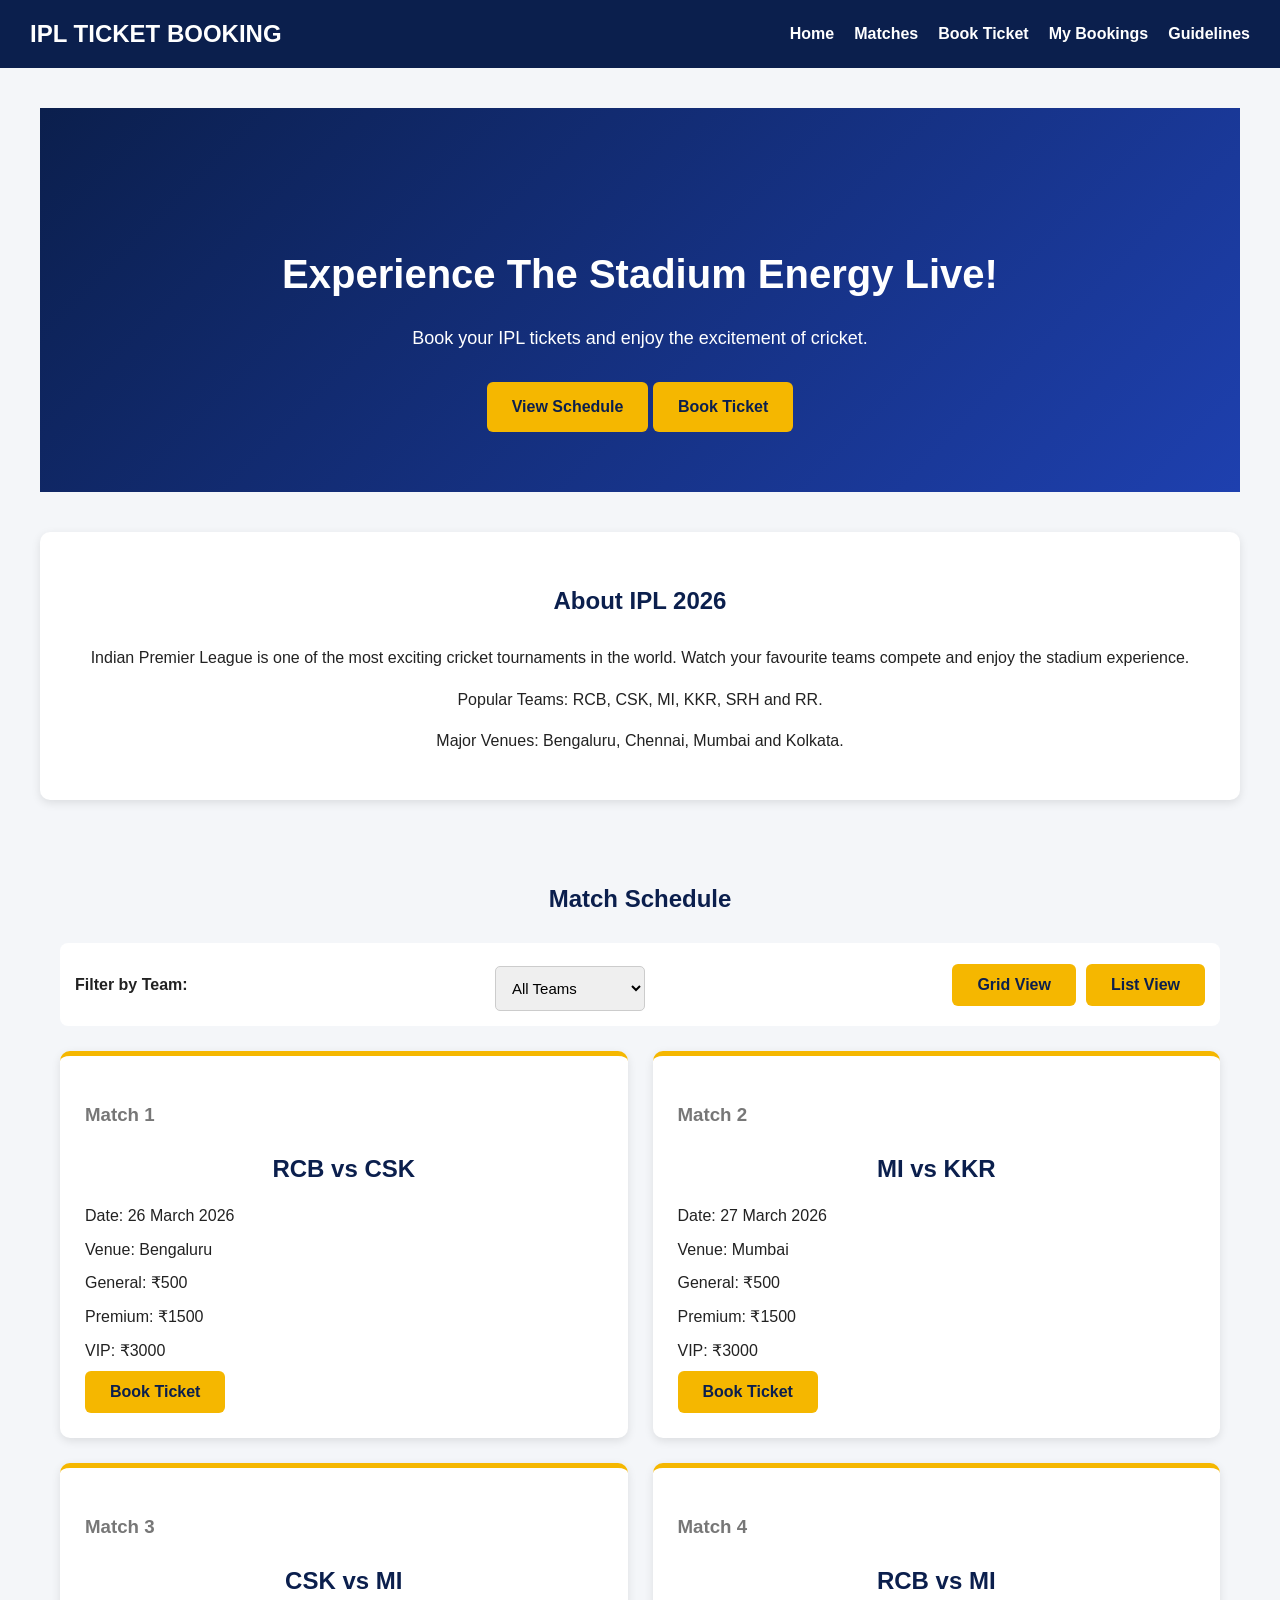
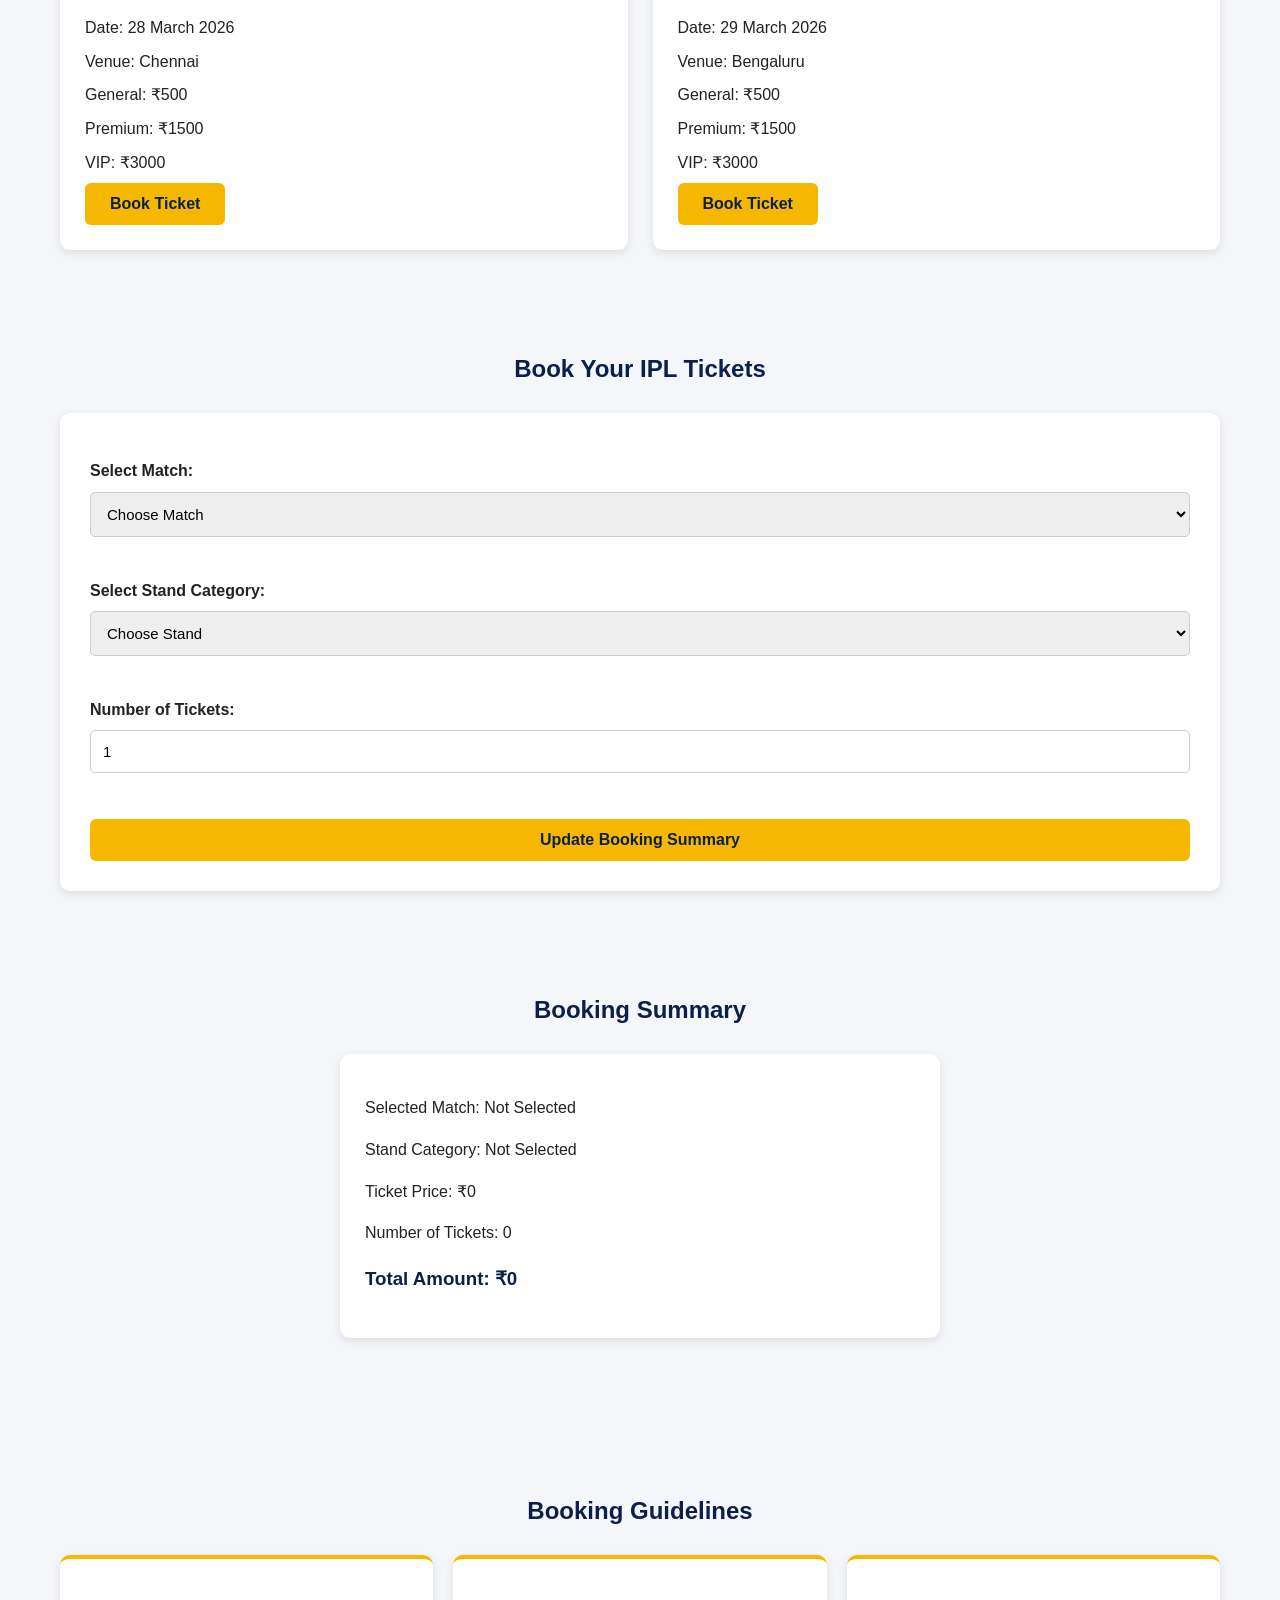
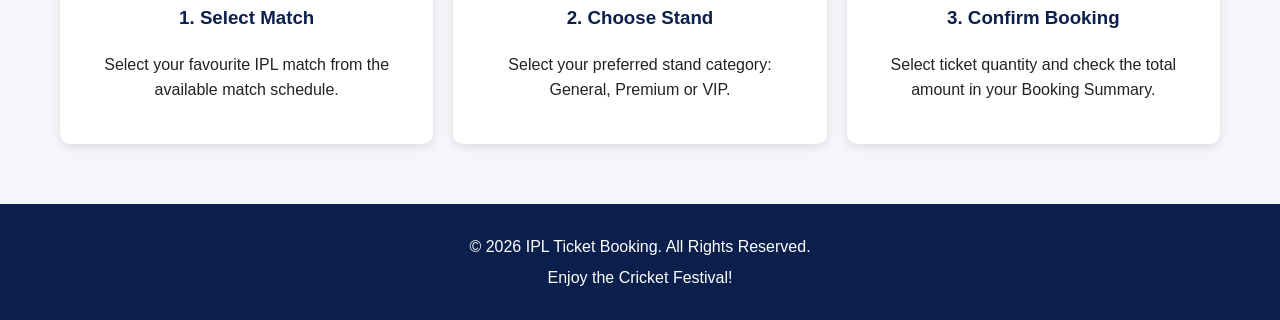
<file: index.html>
<!DOCTYPE html>
<html lang="en">
<head>
    <meta charset="UTF-8">
    <meta name="viewport" content="width=device-width, initial-scale=1.0">
    <title>IPL Ticket Booking</title>
    <link rel="stylesheet" href="styles.css">
</head>
<body>

    <!-- Navigation Bar -->
    <nav class="navbar">

        <h2 class="logo">IPL TICKET BOOKING</h2>

        <button class="menu-toggle" id="menuToggle"
                aria-label="Toggle navigation"
                aria-expanded="false">
            ☰
        </button>

        <ul id="navLinks">
            <li><a href="#home">Home</a></li>
            <li><a href="#matches">Matches</a></li>
            <li><a href="#booking">Book Ticket</a></li>
            <li><a href="#summary">My Bookings</a></li>
            <li><a href="#guidelines">Guidelines</a></li>
        </ul>

    </nav>

    <!-- Home Section -->
    <section id="home" class="hero">

        <h1>Experience The Stadium Energy Live!</h1>

        <p>
            Book your IPL tickets and enjoy the excitement of cricket.
        </p>

        <a href="#matches" class="btn">View Schedule</a>
        <a href="#booking" class="btn">Book Ticket</a>

    </section>

    <!-- About IPL -->
    <section class="about">

        <h2>About IPL 2026</h2>

        <p>
            Indian Premier League is one of the most exciting cricket
            tournaments in the world. Watch your favourite teams
            compete and enjoy the stadium experience.
        </p>

        <p>
            Popular Teams: RCB, CSK, MI, KKR, SRH and RR.
        </p>

        <p>
            Major Venues: Bengaluru, Chennai, Mumbai and Kolkata.
        </p>

    </section>

    <!-- Match Schedule -->
    <section id="matches">

        <h2>Match Schedule</h2>

        <!-- Team Filter -->
        <div class="match-controls">

            <label for="teamFilter">Filter by Team:</label>

            <select id="teamFilter">
                <option value="all">All Teams</option>
                <option value="RCB">RCB</option>
                <option value="CSK">CSK</option>
                <option value="MI">MI</option>
                <option value="KKR">KKR</option>
            </select>

            <!-- Grid and List View Buttons -->
            <div class="view-buttons">

                <button type="button" id="gridViewBtn">
                    Grid View
                </button>

                <button type="button" id="listViewBtn">
                    List View
                </button>

            </div>

        </div>

        <!-- Match Cards Container -->
        <div class="match-grid" id="matchContainer">

            <!-- Match 1 -->
            <div class="match-card" data-team="RCB CSK">

                <h3>Match 1</h3>

                <h2>RCB vs CSK</h2>

                <p>Date: 26 March 2026</p>
                <p>Venue: Bengaluru</p>

                <p>General: ₹500</p>
                <p>Premium: ₹1500</p>
                <p>VIP: ₹3000</p>

                <button type="button"
                    onclick="selectMatch('RCB vs CSK')">
                    Book Ticket
                </button>

            </div>

            <!-- Match 2 -->
            <div class="match-card" data-team="MI KKR">

                <h3>Match 2</h3>

                <h2>MI vs KKR</h2>

                <p>Date: 27 March 2026</p>
                <p>Venue: Mumbai</p>

                <p>General: ₹500</p>
                <p>Premium: ₹1500</p>
                <p>VIP: ₹3000</p>

                <button type="button"
                    onclick="selectMatch('MI vs KKR')">
                    Book Ticket
                </button>

            </div>

            <!-- Match 3 -->
            <div class="match-card" data-team="CSK MI">

                <h3>Match 3</h3>

                <h2>CSK vs MI</h2>

                <p>Date: 28 March 2026</p>
                <p>Venue: Chennai</p>

                <p>General: ₹500</p>
                <p>Premium: ₹1500</p>
                <p>VIP: ₹3000</p>

                <button type="button"
                    onclick="selectMatch('CSK vs MI')">
                    Book Ticket
                </button>

            </div>

            <!-- Match 4 -->
            <div class="match-card" data-team="RCB MI">

                <h3>Match 4</h3>

                <h2>RCB vs MI</h2>

                <p>Date: 29 March 2026</p>
                <p>Venue: Bengaluru</p>

                <p>General: ₹500</p>
                <p>Premium: ₹1500</p>
                <p>VIP: ₹3000</p>

                <button type="button"
                    onclick="selectMatch('RCB vs MI')">
                    Book Ticket
                </button>

            </div>

        </div>

        <p id="noMatches" hidden>
            No matches found for this team.
        </p>

    </section>

    <!-- Booking Form -->
    <section id="booking">

        <h2>Book Your IPL Tickets</h2>

        <form id="bookingForm">

            <label for="match">Select Match:</label>

            <select id="match" required>
                <option value="">Choose Match</option>
                <option value="RCB vs CSK">RCB vs CSK</option>
                <option value="MI vs KKR">MI vs KKR</option>
                <option value="CSK vs MI">CSK vs MI</option>
                <option value="RCB vs MI">RCB vs MI</option>
            </select>

            <br><br>

            <label for="stand">Select Stand Category:</label>

            <select id="stand" required>
                <option value="">Choose Stand</option>
                <option value="General">General</option>
                <option value="Premium">Premium</option>
                <option value="VIP">VIP</option>
            </select>

            <br><br>

            <label for="quantity">Number of Tickets:</label>

            <input type="number" id="quantity"
                   min="1" max="10" value="1" required>

            <br><br>

            <button type="button" onclick="updateSummary()">
                Update Booking Summary
            </button>

        </form>

    </section>

    <!-- Booking Summary -->
    <section id="summary">

        <h2>Booking Summary</h2>

        <div class="booking-summary">

            <p>
                Selected Match:
                <span id="summaryMatch">Not Selected</span>
            </p>

            <p>
                Stand Category:
                <span id="summaryStand">Not Selected</span>
            </p>

            <p>
                Ticket Price:
                ₹<span id="summaryPrice">0</span>
            </p>

            <p>
                Number of Tickets:
                <span id="summaryQuantity">0</span>
            </p>

            <h3>
                Total Amount:
                ₹<span id="totalAmount">0</span>
            </h3>

        </div>

        <div id="toast"></div>

    </section>

    <!-- Guidelines Section -->
    <section id="guidelines">

        <h2>Booking Guidelines</h2>

        <div class="guidelines-grid">

            <div class="guideline-card">
                <h3>1. Select Match</h3>
                <p>
                    Select your favourite IPL match from the
                    available match schedule.
                </p>
            </div>

            <div class="guideline-card">
                <h3>2. Choose Stand</h3>
                <p>
                    Select your preferred stand category:
                    General, Premium or VIP.
                </p>
            </div>

            <div class="guideline-card">
                <h3>3. Confirm Booking</h3>
                <p>
                    Select ticket quantity and check the
                    total amount in your Booking Summary.
                </p>
            </div>

        </div>

    </section>

    <!-- Footer -->
    <footer>

        <p>© 2026 IPL Ticket Booking. All Rights Reserved.</p>
        <p>Enjoy the Cricket Festival!</p>

    </footer>

    <!-- JavaScript -->
    <script src="app.js"></script>

</body>
</html>
</file>
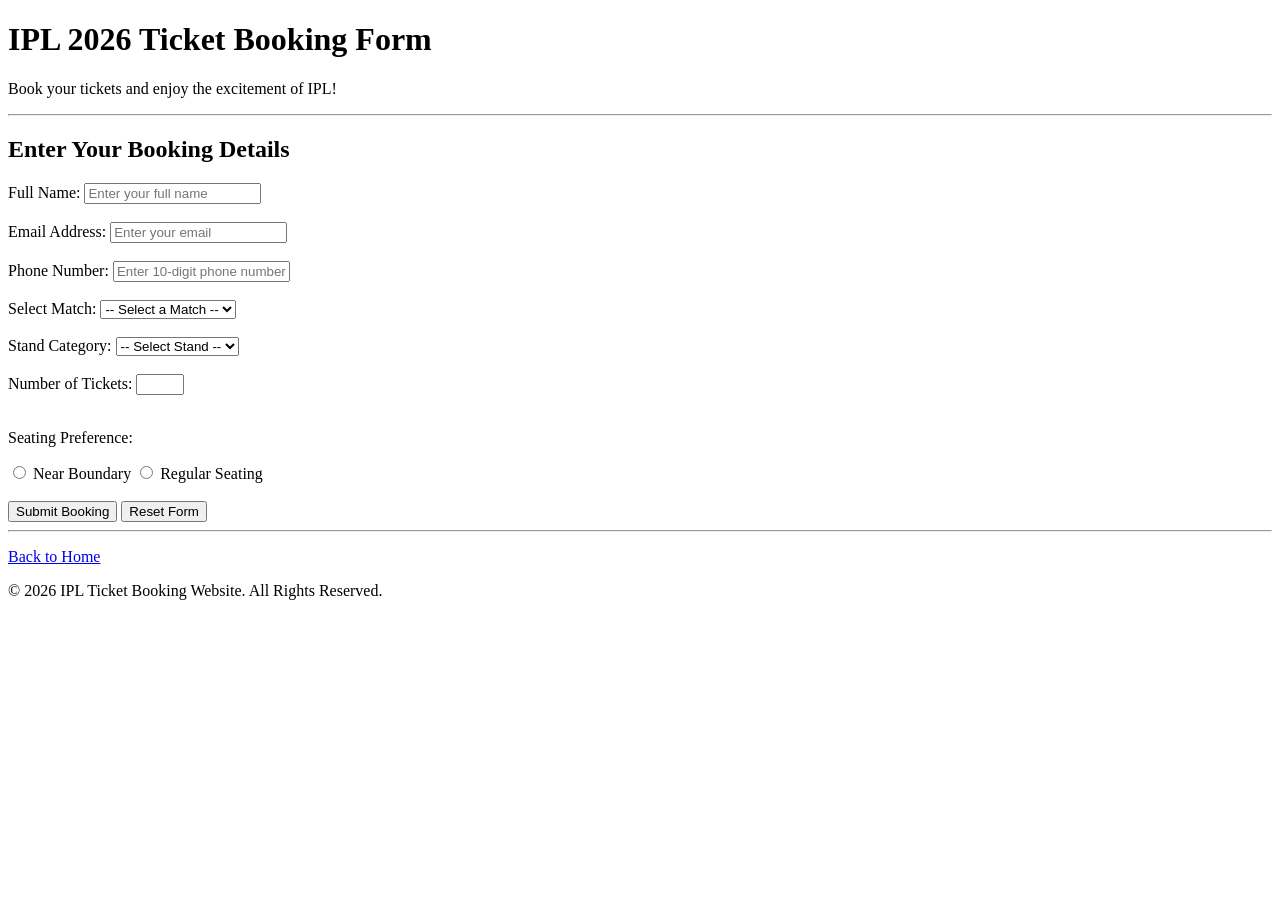
<file: booking.html>
<!DOCTYPE html>
<html lang="en">

<head>
    <meta charset="UTF-8">
    <meta name="viewport" content="width=device-width, initial-scale=1.0">
    <title>IPL Ticket Booking</title>
</head>

<body>

    <h1>IPL 2026 Ticket Booking Form</h1>

    <p>Book your tickets and enjoy the excitement of IPL!</p>

    <hr>

    <form action="#" method="get">

        <h2>Enter Your Booking Details</h2>

        <!-- Name -->
        <label for="name">Full Name:</label>
        <input type="text"
               id="name"
               name="name"
               placeholder="Enter your full name"
               minlength="3"
               maxlength="40"
               required>

        <br><br>

        <!-- Email -->
        <label for="email">Email Address:</label>
        <input type="email"
               id="email"
               name="email"
               placeholder="Enter your email"
               required>

        <br><br>

        <!-- Phone Number -->
        <label for="phone">Phone Number:</label>
        <input type="tel"
               id="phone"
               name="phone"
               placeholder="Enter 10-digit phone number"
               pattern="[0-9]{10}"
               minlength="10"
               maxlength="10"
               required>

        <br><br>

        <!-- Match Selection -->
        <label for="match">Select Match:</label>
        <select id="match" name="match" required>

            <option value="">-- Select a Match --</option>
            <option value="RCB-CSK">RCB vs CSK</option>
            <option value="MI-KKR">MI vs KKR</option>
            <option value="CSK-SRH">CSK vs SRH</option>
            <option value="KKR-RCB">KKR vs RCB</option>

        </select>

        <br><br>

        <!-- Stand Category -->
        <label for="stand">Stand Category:</label>
        <select id="stand" name="stand" required>

            <option value="">-- Select Stand --</option>
            <option value="General">General Stand</option>
            <option value="Premium">Premium Stand</option>
            <option value="VIP">VIP Stand</option>

        </select>

        <br><br>

        <!-- Number of Tickets -->
        <label for="quantity">Number of Tickets:</label>
        <input type="number"
               id="quantity"
               name="quantity"
               min="1"
               max="10"
               required>

        <br><br>

        <!-- Additional Preference -->
        <p>Seating Preference:</p>

        <input type="radio"
               id="boundary"
               name="preference"
               value="Near Boundary"
               required>

        <label for="boundary">Near Boundary</label>

        <input type="radio"
               id="regular"
               name="preference"
               value="Regular Seating">

        <label for="regular">Regular Seating</label>

        <br><br>

        <!-- Submit and Reset Buttons -->
        <button type="submit">Submit Booking</button>

        <button type="reset">Reset Form</button>

    </form>

    <hr>

    <p>
        <a href="index.html">Back to Home</a>
    </p>

    <footer>
        <p>&copy; 2026 IPL Ticket Booking Website. All Rights Reserved.</p>
    </footer>
<script src="app.js"></script>
</body>

</html>
</file>
<file: styles.css>
/* CSS Variables */
:root {
    --primary: #0b1f4d;
    --accent: #f5b700;
    --background: #f4f6f9;
    --text: #222222;
}

/* General Styling */
* {
    box-sizing: border-box;
    scroll-behavior: smooth;
}

body {
    margin: 0;
    font-family: Arial, sans-serif;
    background: var(--background);
    color: var(--text);
    line-height: 1.6;
}

/* Navigation Bar - Flexbox */
.navbar {
    background: var(--primary);
    color: white;
    padding: 15px 30px;
    display: flex;
    justify-content: space-between;
    align-items: center;
    flex-wrap: wrap;
    position: relative;
    z-index: 1000;
}

.logo {
    margin: 0;
    color: white;
}

.navbar ul {
    display: flex;
    align-items: center;
    gap: 20px;
    list-style: none;
    padding: 0;
    margin: 0;
}

.navbar ul li {
    margin: 0;
}

.navbar a {
    color: white;
    text-decoration: none;
    font-weight: bold;
    transition: color 0.3s;
}

.navbar a:hover {
    color: var(--accent);
}

/* Hamburger Menu */
.menu-toggle {
    display: none;
    background: var(--accent);
    color: var(--primary);
    border: none;
    padding: 8px 14px;
    font-size: 24px;
    cursor: pointer;
}

/* Hero Section */
.hero {
    background: linear-gradient(135deg, #0b1f4d, #1e40af);
    color: white;
    text-align: center;
    padding: 100px 20px 60px;
}

.hero h1 {
    font-size: 40px;
    margin-bottom: 10px;
}

.hero p {
    font-size: 18px;
    margin-bottom: 30px;
}

/* Buttons */
.btn,
button {
    display: inline-block;
    background: var(--accent);
    color: var(--primary);
    padding: 12px 25px;
    border: none;
    border-radius: 6px;
    font-size: 16px;
    font-weight: bold;
    text-decoration: none;
    cursor: pointer;
    transition: background 0.3s;
}

.btn:hover,
button:hover {
    background: #ffd54f;
}

/* Main Sections */
section {
    max-width: 1200px;
    margin: 40px auto;
    padding: 20px;
    scroll-margin-top: 30px;
}

section h2 {
    color: var(--primary);
    text-align: center;
    margin-bottom: 25px;
}

/* About Section */
.about {
    text-align: center;
    background: white;
    padding: 30px;
    border-radius: 10px;
    box-shadow: 0 3px 10px rgba(0, 0, 0, 0.1);
}

/* Match Controls */
.match-controls {
    display: flex;
    justify-content: space-between;
    align-items: center;
    flex-wrap: wrap;
    gap: 15px;
    margin-bottom: 25px;
    background: white;
    padding: 15px;
    border-radius: 8px;
}

.match-controls label {
    margin: 0;
}

.match-controls select {
    width: auto;
    min-width: 150px;
}

.view-buttons {
    display: flex;
    gap: 10px;
    flex-wrap: wrap;
}

/* Match Cards - CSS Grid */
.match-grid {
    display: grid;
    grid-template-columns: repeat(2, minmax(0, 1fr));
    gap: 25px;
}

.match-card {
    background: white;
    padding: 25px;
    border-radius: 10px;
    border-top: 5px solid var(--accent);
    box-shadow: 0 3px 10px rgba(0, 0, 0, 0.1);
    transition: transform 0.3s;
}

.match-card:hover {
    transform: translateY(-5px);
}

.match-card h2 {
    color: var(--primary);
    margin-bottom: 15px;
}

.match-card h3 {
    color: #777;
}

.match-card p {
    margin: 8px 0;
}

/* List View */
.match-grid.list-view {
    grid-template-columns: 1fr;
}

.match-grid.list-view .match-card {
    display: flex;
    align-items: center;
    justify-content: space-between;
    flex-wrap: wrap;
    gap: 12px;
}

.match-grid.list-view .match-card h2,
.match-grid.list-view .match-card h3,
.match-grid.list-view .match-card p {
    margin: 5px;
}

/* Booking Form */
form {
    background: white;
    padding: 30px;
    border-radius: 10px;
    box-shadow: 0 3px 10px rgba(0, 0, 0, 0.1);
}

label {
    display: block;
    margin-top: 15px;
    font-weight: bold;
}

input,
select,
textarea {
    width: 100%;
    padding: 12px;
    margin-top: 8px;
    border: 1px solid #ccc;
    border-radius: 5px;
    font-size: 15px;
}

form button {
    margin-top: 20px;
    width: 100%;
}

/* Booking Summary */
.booking-summary {
    background: white;
    padding: 25px;
    border-radius: 10px;
    box-shadow: 0 3px 10px rgba(0, 0, 0, 0.1);
    max-width: 600px;
    margin: auto;
}

.booking-summary h3 {
    color: var(--primary);
}

/* Toast Notification */
#toast {
    visibility: hidden;
    background: var(--primary);
    color: white;
    text-align: center;
    padding: 12px 20px;
    border-radius: 6px;
    margin: 15px auto;
    max-width: 400px;
}

#toast.show {
    visibility: visible;
}

/* Guidelines - Three Column Grid */
.guidelines-grid {
    display: grid;
    grid-template-columns: repeat(3, 1fr);
    gap: 20px;
}

.guideline-card {
    background: white;
    padding: 25px;
    border-radius: 10px;
    border-top: 4px solid var(--accent);
    box-shadow: 0 3px 10px rgba(0, 0, 0, 0.1);
    text-align: center;
}

.guideline-card h3 {
    color: var(--primary);
}

/* Footer */
footer {
    background: var(--primary);
    color: white;
    text-align: center;
    padding: 25px;
    margin-top: 40px;
}

footer p {
    margin: 5px;
}

/* Tablet Responsive Design */
@media (max-width: 900px) {

    .match-grid {
        grid-template-columns: repeat(2, 1fr);
    }

    .guidelines-grid {
        grid-template-columns: repeat(2, 1fr);
    }

    .hero h1 {
        font-size: 32px;
    }
}

/* Mobile Responsive Design */
@media (max-width: 600px) {

    /* Mobile Navigation */
    .navbar {
        padding: 15px;
    }

    .menu-toggle {
        display: block;
    }

    .navbar ul {
        display: none;
        flex-direction: column;
        align-items: center;
        width: 100%;
        padding: 15px 0;
    }

    .navbar ul.active {
        display: flex;
    }

    /* Hero */
    .hero {
        padding: 60px 15px;
    }

    .hero h1 {
        font-size: 26px;
    }

    .hero p {
        font-size: 16px;
    }

    /* Match Cards */
    .match-grid {
        grid-template-columns: 1fr;
    }

    .match-grid.list-view .match-card {
        display: block;
    }

    /* Controls */
    .match-controls {
        flex-direction: column;
        align-items: stretch;
    }

    .match-controls select {
        width: 100%;
    }

    .view-buttons {
        justify-content: center;
    }

    /* Guidelines */
    .guidelines-grid {
        grid-template-columns: 1fr;
    }

    /* Form */
    form {
        padding: 20px;
    }

    section {
        padding: 15px;
    }
}
</file>
